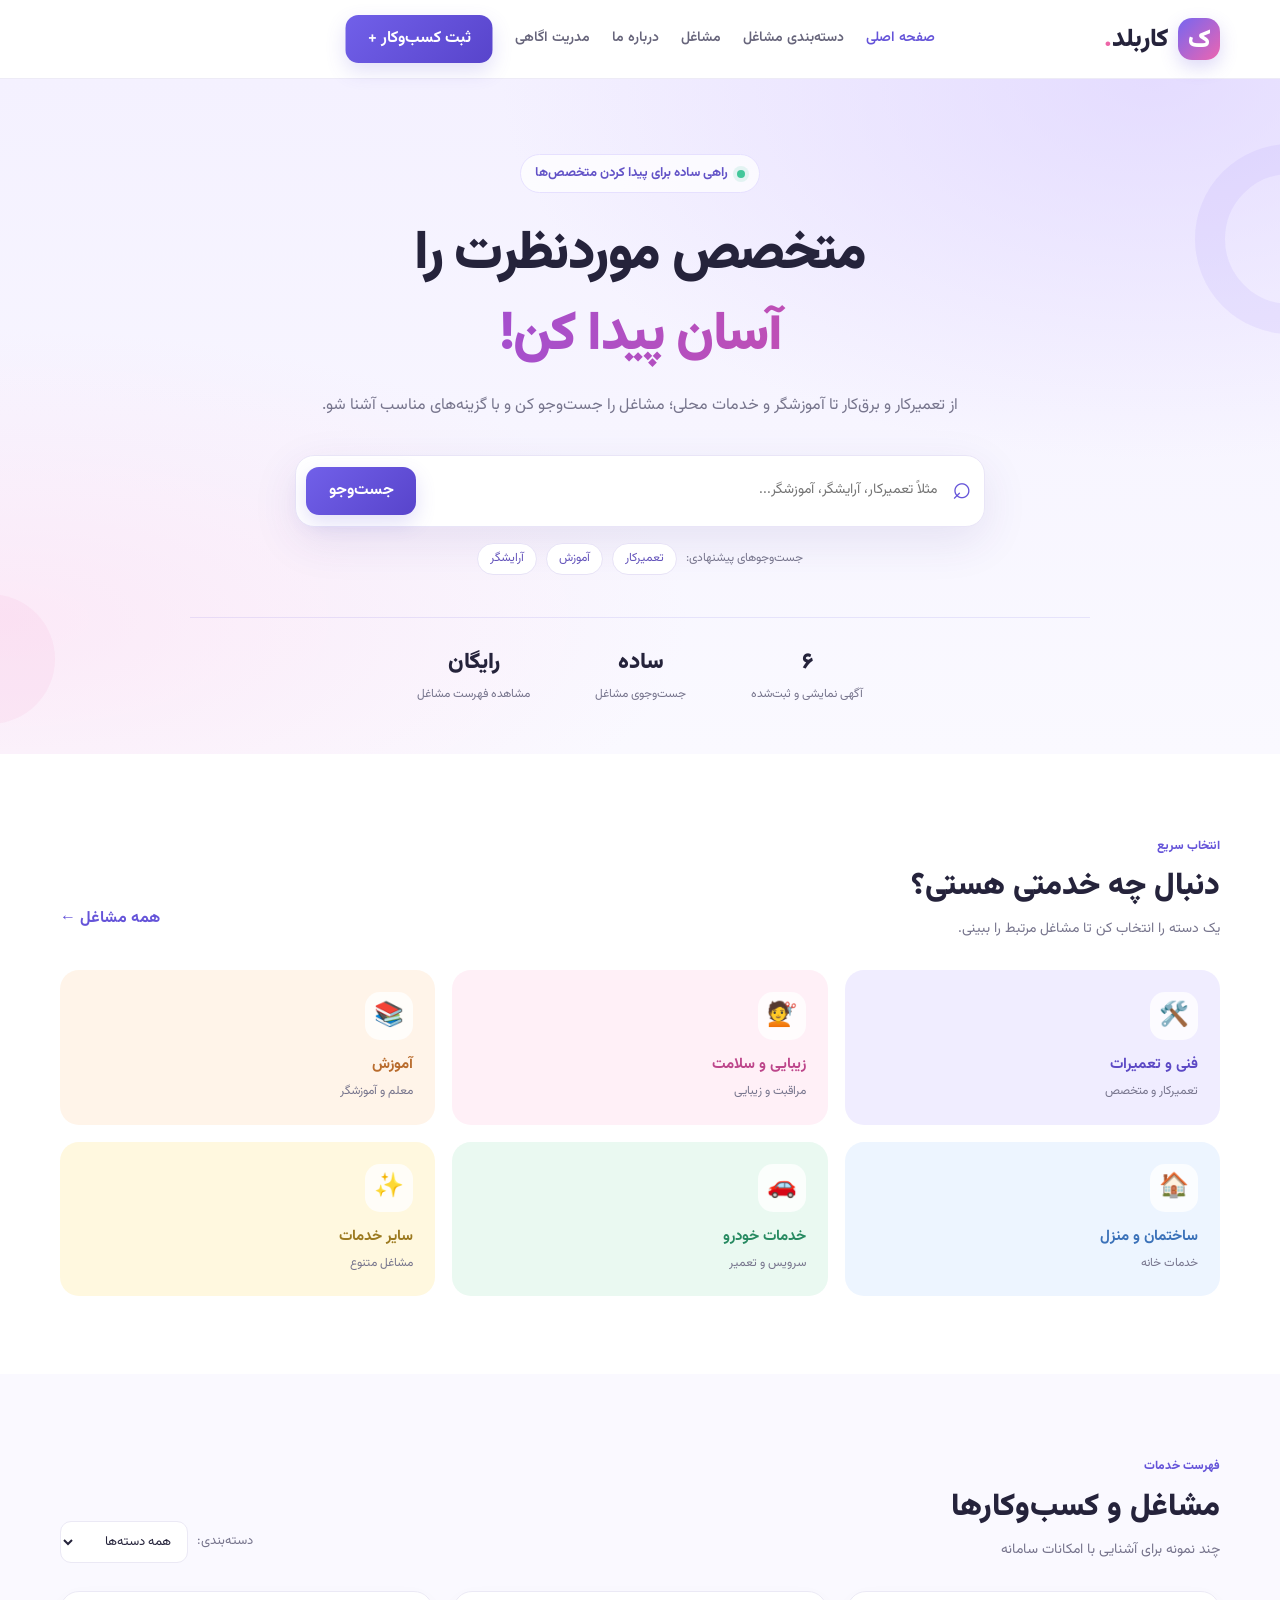
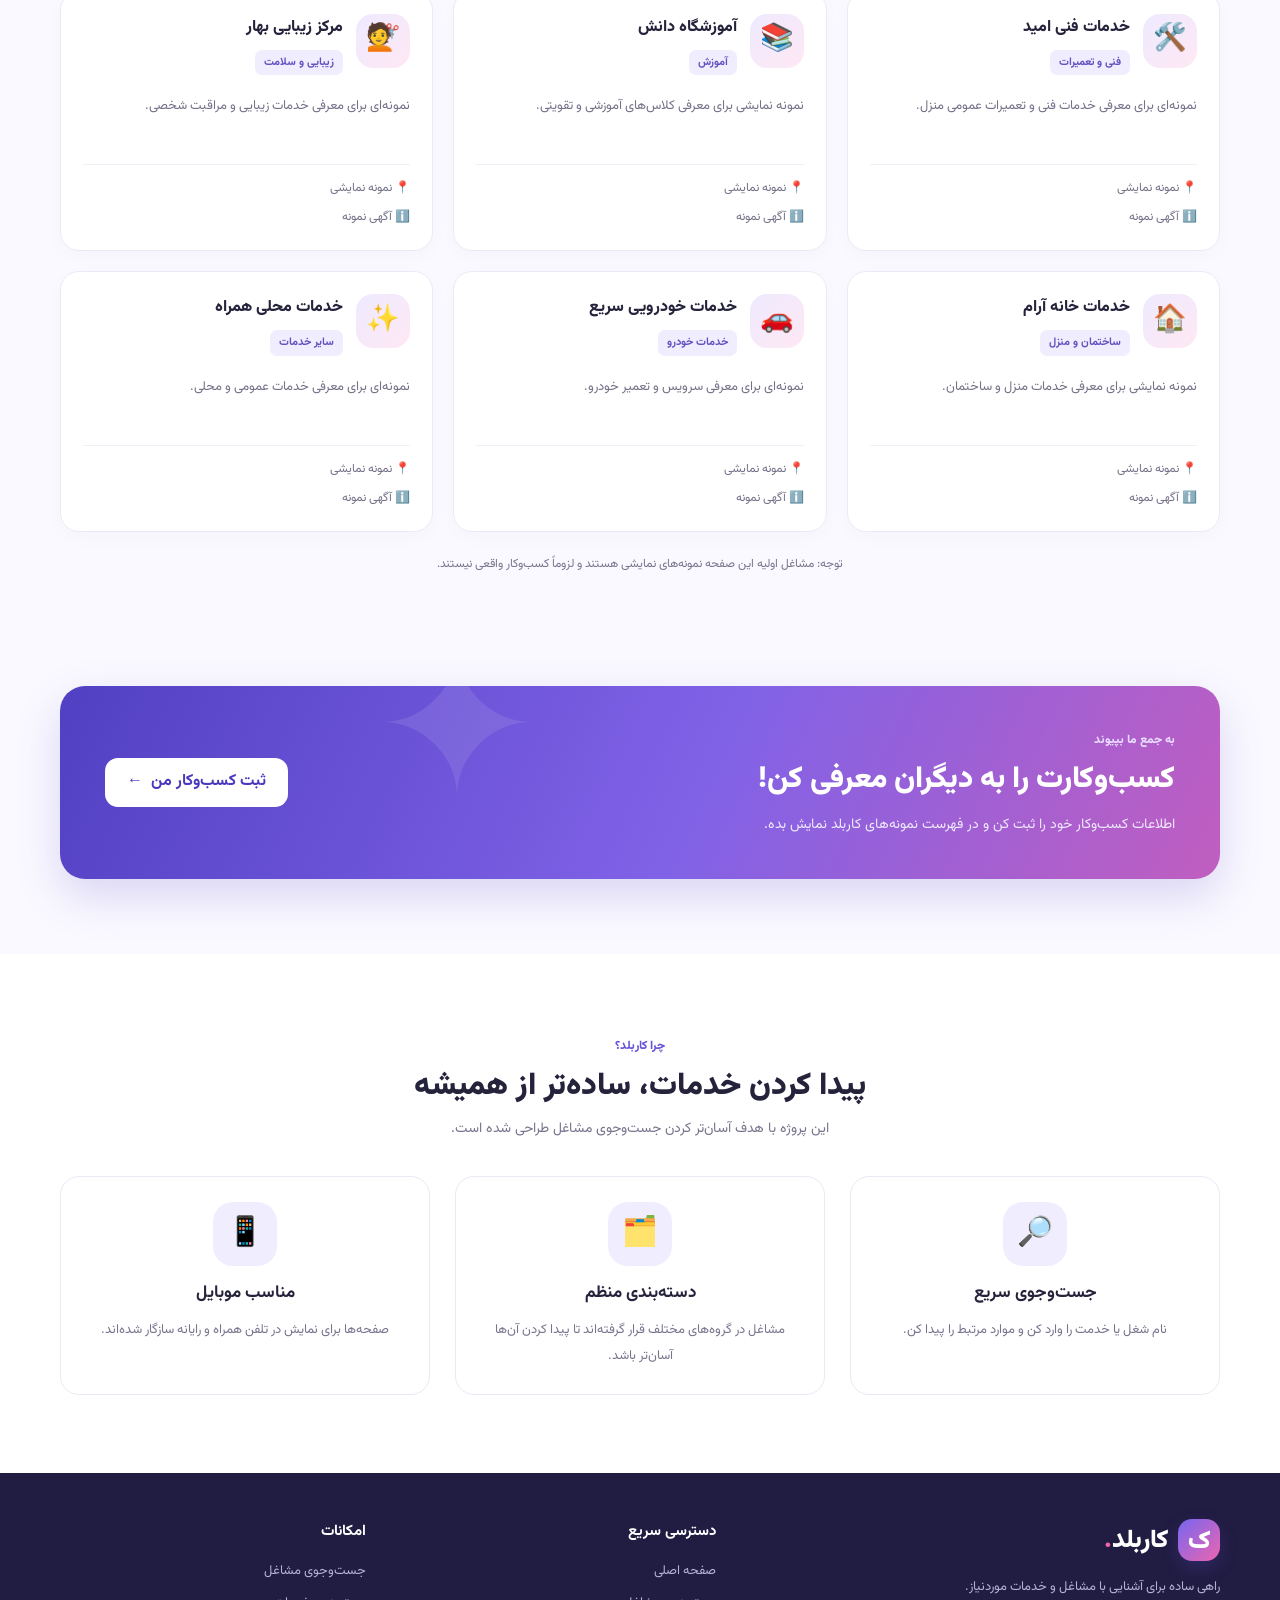
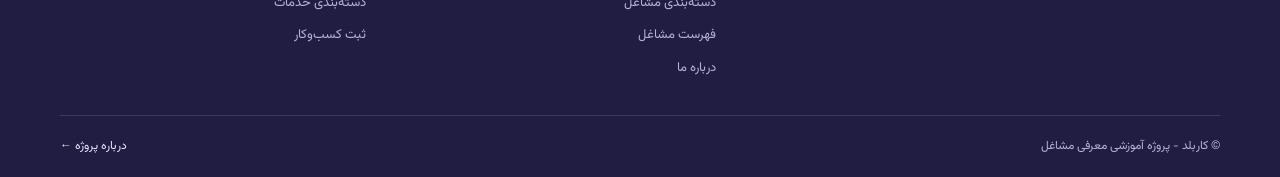
<file: index.html>
<!DOCTYPE html>
<html lang="fa" dir="rtl">
<head>
  <meta charset="UTF-8">
  <meta name="viewport" content="width=device-width, initial-scale=1.0">
  <meta name="theme-color" content="#6554d9">
  <meta name="description" content="کاربلد؛ راهی آسان برای پیدا کردن مشاغل و خدمات موردنیاز شما">
  <title>کاربلد | سامانه معرفی مشاغل</title>
  <link rel="stylesheet" href="style.css">
  <script src="script.js" defer></script>
</head>
<body>
  <header class="site-header">
    <div class="container nav-wrapper">
      <a class="brand" href="index.html" aria-label="صفحه اصلی کاربلد">
        <span class="brand-icon">ک</span>
        <span>کاربلد<span class="brand-dot">.</span></span>
      </a>

      <button class="menu-toggle" id="menuToggle" aria-label="باز کردن منو" aria-expanded="false">
        ☰
      </button>

      <nav class="main-nav" id="mainNav">
        <a class="nav-link active" href="index.html">صفحه اصلی</a>
        <a class="nav-link" href="#categories">دسته‌بندی مشاغل</a>
        <a class="nav-link" href="#businesses">مشاغل</a>
        <a class="nav-link" href="about.html">درباره ما</a>
        <a class="nav-link" href="admin.html">مدریت اگاهی</a>
        <button class="btn btn-primary nav-register" id="openRegister">ثبت کسب‌وکار +</button>
      </nav>
    </div>
  </header>

  <main>
    <section class="hero">
      <div class="hero-shape shape-one"></div>
      <div class="hero-shape shape-two"></div>

      <div class="container hero-content">
        <span class="eyebrow"><span class="eyebrow-dot"></span> راهی ساده برای پیدا کردن متخصص‌ها</span>

        <h1>
          متخصص موردنظرت را
          <span class="gradient-text">آسان پیدا کن!</span>
        </h1>

        <p class="hero-description">
          از تعمیرکار و برق‌کار تا آموزشگر و خدمات محلی؛
          مشاغل را جست‌وجو کن و با گزینه‌های مناسب آشنا شو.
        </p>

        <form class="search-box" id="searchForm">
          <span class="search-icon">⌕</span>
          <input id="searchInput" type="search" placeholder="مثلاً تعمیرکار، آرایشگر، آموزشگر..." aria-label="جست‌وجوی شغل">
          <button class="btn btn-primary search-button" type="submit">جست‌وجو</button>
        </form>

        <div class="hero-hints">
          <span>جست‌وجوهای پیشنهادی:</span>
          <button class="hint" data-search="تعمیرکار">تعمیرکار</button>
          <button class="hint" data-search="آموزش">آموزش</button>
          <button class="hint" data-search="آرایشگر">آرایشگر</button>
        </div>

        <div class="hero-bottom">
          <div class="hero-stat">
            <strong id="businessCount">۰</strong>
            <span>آگهی نمایشی و ثبت‌شده</span>
          </div>
          <div class="hero-stat">
            <strong>ساده</strong>
            <span>جست‌وجوی مشاغل</span>
          </div>
          <div class="hero-stat">
            <strong>رایگان</strong>
            <span>مشاهده فهرست مشاغل</span>
          </div>
        </div>
      </div>
    </section>

    <section class="section categories-section" id="categories">
      <div class="container">
        <div class="section-heading">
          <div>
            <span class="section-kicker">انتخاب سریع</span>
            <h2>دنبال چه خدمتی هستی؟</h2>
            <p>یک دسته را انتخاب کن تا مشاغل مرتبط را ببینی.</p>
          </div>
          <button class="text-button" id="showAllCategories">همه مشاغل ←</button>
        </div>

        <div class="categories-grid">
          <button class="category-card category-purple" data-category="فنی و تعمیرات">
            <span class="category-icon">🛠️</span>
            <strong>فنی و تعمیرات</strong>
            <span>تعمیرکار و متخصص</span>
          </button>

          <button class="category-card category-pink" data-category="زیبایی و سلامت">
            <span class="category-icon">💇</span>
            <strong>زیبایی و سلامت</strong>
            <span>مراقبت و زیبایی</span>
          </button>

          <button class="category-card category-orange" data-category="آموزش">
            <span class="category-icon">📚</span>
            <strong>آموزش</strong>
            <span>معلم و آموزشگر</span>
          </button>

          <button class="category-card category-blue" data-category="ساختمان و منزل">
            <span class="category-icon">🏠</span>
            <strong>ساختمان و منزل</strong>
            <span>خدمات خانه</span>
          </button>

          <button class="category-card category-green" data-category="خدمات خودرو">
            <span class="category-icon">🚗</span>
            <strong>خدمات خودرو</strong>
            <span>سرویس و تعمیر</span>
          </button>

          <button class="category-card category-yellow" data-category="سایر خدمات">
            <span class="category-icon">✨</span>
            <strong>سایر خدمات</strong>
            <span>مشاغل متنوع</span>
          </button>
        </div>
      </div>
    </section>

    <section class="section businesses-section" id="businesses">
      <div class="container">
        <div class="section-heading business-heading">
          <div>
            <span class="section-kicker">فهرست خدمات</span>
            <h2>مشاغل و کسب‌وکارها</h2>
            <p id="resultsDescription">چند نمونه برای آشنایی با امکانات سامانه</p>
          </div>

          <label class="sort-control">
            <span>دسته‌بندی:</span>
            <select id="categoryFilter" aria-label="فیلتر دسته‌بندی">
              <option value="">همه دسته‌ها</option>
              <option value="فنی و تعمیرات">فنی و تعمیرات</option>
              <option value="زیبایی و سلامت">زیبایی و سلامت</option>
              <option value="آموزش">آموزش</option>
              <option value="ساختمان و منزل">ساختمان و منزل</option>
              <option value="خدمات خودرو">خدمات خودرو</option>
              <option value="سایر خدمات">سایر خدمات</option>
            </select>
          </label>
        </div>

        <div class="business-grid" id="businessGrid"></div>

        <div class="empty-state hidden" id="emptyState">
          <span>🔎</span>
          <h3>موردی پیدا نشد!</h3>
          <p>عبارت جست‌وجو یا دسته‌بندی دیگری را امتحان کن.</p>
          <button class="btn btn-primary" id="resetSearch">نمایش همه مشاغل</button>
        </div>

        <p class="demo-note">
          توجه: مشاغل اولیه این صفحه نمونه‌های نمایشی هستند و لزوماً کسب‌وکار واقعی نیستند.
        </p>
      </div>
    </section>

    <section class="join-section">
      <div class="container join-card">
        <div class="join-decoration">✦</div>
        <div class="join-copy">
          <span class="section-kicker light-kicker">به جمع ما بپیوند</span>
          <h2>کسب‌وکارت را به دیگران معرفی کن!</h2>
          <p>اطلاعات کسب‌وکار خود را ثبت کن و در فهرست نمونه‌های کاربلد نمایش بده.</p>
        </div>
        <button class="btn btn-light" id="joinButton">ثبت کسب‌وکار من <span>←</span></button>
      </div>
    </section>

    <section class="section features-section">
      <div class="container">
        <div class="section-heading centered-heading">
          <div>
            <span class="section-kicker">چرا کاربلد؟</span>
            <h2>پیدا کردن خدمات، ساده‌تر از همیشه</h2>
            <p>این پروژه با هدف آسان‌تر کردن جست‌وجوی مشاغل طراحی شده است.</p>
          </div>
        </div>

        <div class="features-grid">
          <article class="feature-item">
            <span class="feature-icon">🔎</span>
            <h3>جست‌وجوی سریع</h3>
            <p>نام شغل یا خدمت را وارد کن و موارد مرتبط را پیدا کن.</p>
          </article>
          <article class="feature-item">
            <span class="feature-icon">🗂️</span>
            <h3>دسته‌بندی منظم</h3>
            <p>مشاغل در گروه‌های مختلف قرار گرفته‌اند تا پیدا کردن آن‌ها آسان‌تر باشد.</p>
          </article>
          <article class="feature-item">
            <span class="feature-icon">📱</span>
            <h3>مناسب موبایل</h3>
            <p>صفحه‌ها برای نمایش در تلفن همراه و رایانه سازگار شده‌اند.</p>
          </article>
        </div>
      </div>
    </section>
  </main>

  <footer class="site-footer">
    <div class="container footer-main">
      <div class="footer-brand">
        <a class="brand footer-logo" href="index.html">
          <span class="brand-icon">ک</span>
          <span>کاربلد<span class="brand-dot">.</span></span>
        </a>
        <p>راهی ساده برای آشنایی با مشاغل و خدمات موردنیاز.</p>
      </div>

      <div class="footer-links">
        <h3>دسترسی سریع</h3>
        <a href="index.html">صفحه اصلی</a>
        <a href="#categories">دسته‌بندی مشاغل</a>
        <a href="#businesses">فهرست مشاغل</a>
        <a href="about.html">درباره ما</a>
      </div>

      <div class="footer-links">
        <h3>امکانات</h3>
        <a href="#businesses">جست‌وجوی مشاغل</a>
        <a href="#categories">دسته‌بندی خدمات</a>
        <a href="#" id="footerRegister">ثبت کسب‌وکار</a>
      </div>
    </div>

    <div class="container footer-bottom">
      <span>© کاربلد - پروژه آموزشی معرفی مشاغل</span>
      <a href="about.html">درباره پروژه ←</a>
    </div>
  </footer>

  <div class="modal hidden" id="registerModal" role="dialog" aria-modal="true" aria-labelledby="modalTitle">
    <div class="modal-backdrop" data-close-modal></div>
    <div class="modal-panel">
      <button class="modal-close" id="closeModal" aria-label="بستن پنجره">×</button>
      <span class="modal-icon">🏪</span>
      <h2 id="modalTitle">ثبت کسب‌وکار</h2>
      <p class="modal-description">اطلاعات را وارد کن تا آگهی در همین مرورگر نمایش داده شود.</p>

      <form id="registerForm" class="register-form">
        <label>
          نام کسب‌وکار
          <input type="text" name="name" required maxlength="70" placeholder="مثلاً خدمات فنی امید">
        </label>

        <label>
          دسته‌بندی
          <select name="category" required>
            <option value="">انتخاب دسته‌بندی</option>
            <option value="فنی و تعمیرات">فنی و تعمیرات</option>
            <option value="زیبایی و سلامت">زیبایی و سلامت</option>
            <option value="آموزش">آموزش</option>
            <option value="ساختمان و منزل">ساختمان و منزل</option>
            <option value="خدمات خودرو">خدمات خودرو</option>
            <option value="سایر خدمات">سایر خدمات</option>
          </select>
        </label>

        <label>
          شهر یا منطقه
          <input type="text" name="location" required maxlength="60" placeholder="مثلاً نیشابور">
        </label>

        <label>
          شماره تماس (اختیاری)
          <input type="tel" name="phone" maxlength="25" placeholder="شماره تماس">
        </label>

        <label>
          توضیحات کوتاه
          <textarea name="description" required maxlength="220" rows="3" placeholder="خدمات خود را معرفی کن..."></textarea>
        </label>

        <button class="btn btn-primary submit-button" type="submit">ثبت آگهی</button>
        <p class="form-notice">نسخه آموزشی است؛ اطلاعات فقط در مرورگر فعلی ذخیره می‌شوند.</p>
      </form>
    </div>
  </div>

  <div class="toast hidden" id="toast" role="status" aria-live="polite"></div>
</body>
</html>
</file>
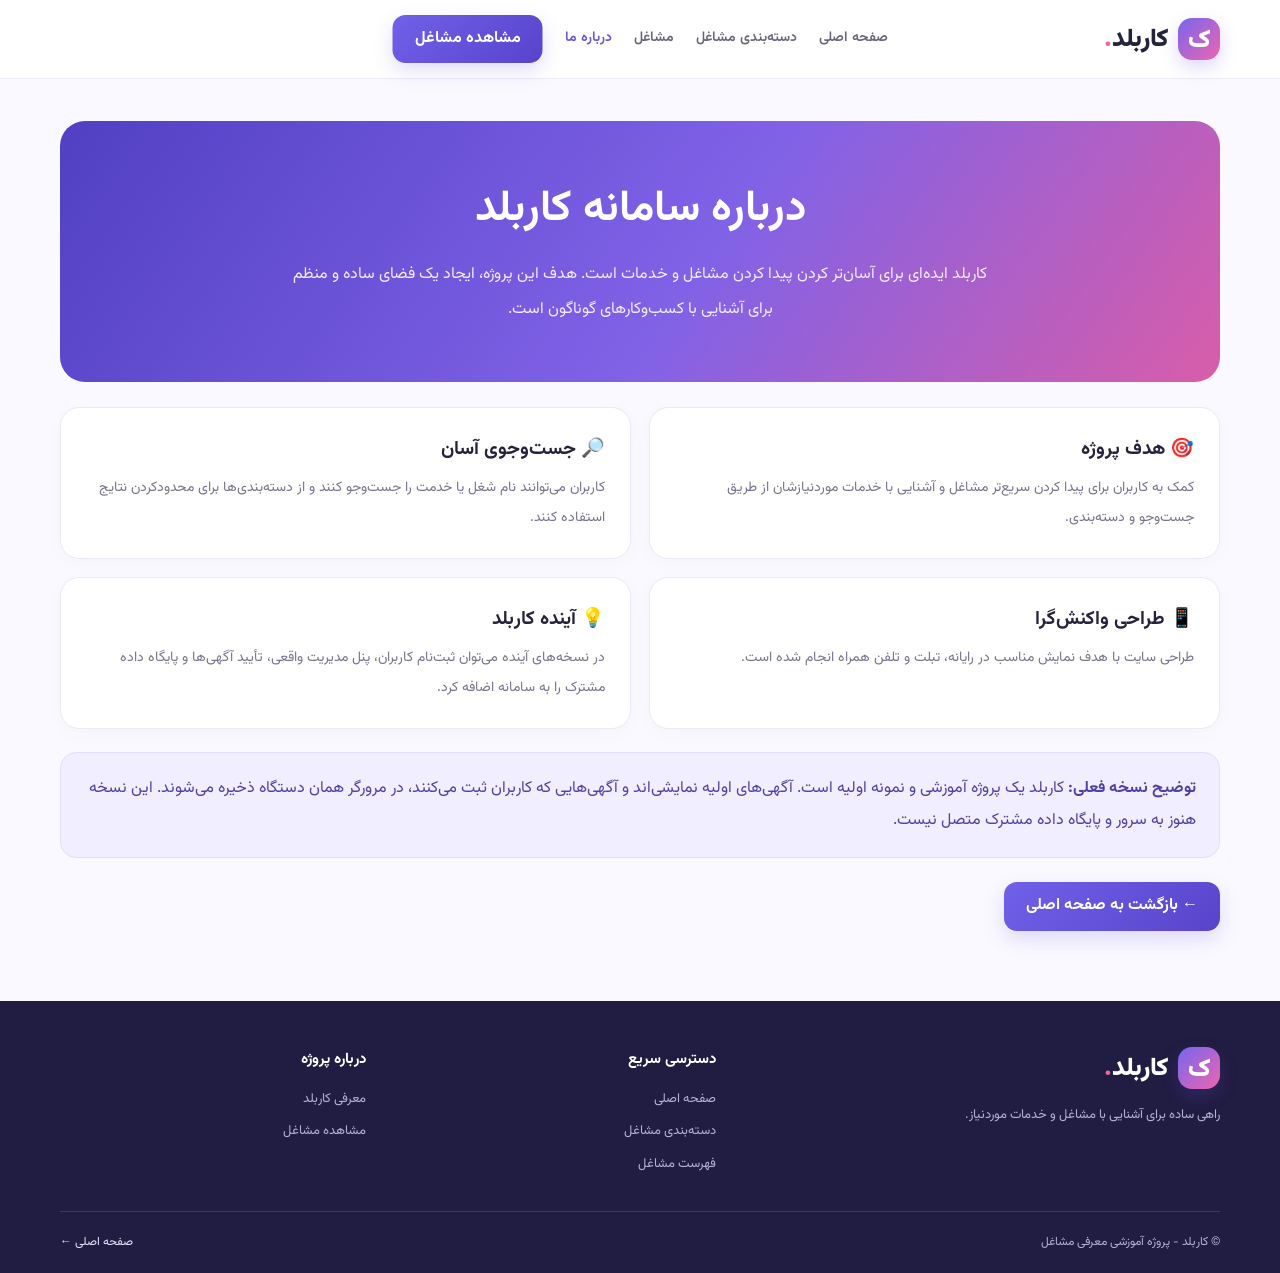
<file: about.html>
<!DOCTYPE html>
<html lang="fa" dir="rtl">
<head>
  <meta charset="UTF-8">
  <meta name="viewport" content="width=device-width, initial-scale=1.0">
  <meta name="theme-color" content="#6554d9">
  <meta name="description" content="درباره سامانه کاربلد؛ پروژه آموزشی معرفی مشاغل و خدمات">
  <title>درباره ما | کاربلد</title>
  <link rel="stylesheet" href="style.css">
</head>
<body>
  <header class="site-header">
    <div class="container nav-wrapper">
      <a class="brand" href="index.html">
        <span class="brand-icon">ک</span>
        <span>کاربلد<span class="brand-dot">.</span></span>
      </a>

      <button class="menu-toggle" id="menuToggle" aria-label="باز کردن منو" aria-expanded="false">☰</button>

      <nav class="main-nav" id="mainNav">
        <a class="nav-link" href="index.html">صفحه اصلی</a>
        <a class="nav-link" href="index.html#categories">دسته‌بندی مشاغل</a>
        <a class="nav-link" href="index.html#businesses">مشاغل</a>
        <a class="nav-link active" href="about.html">درباره ما</a>
        <a class="btn btn-primary nav-register" href="index.html#businesses">مشاهده مشاغل</a>
      </nav>
    </div>
  </header>

  <main class="container about-page">
    <section class="about-hero">
      <h1>درباره سامانه کاربلد</h1>
      <p>
        کاربلد ایده‌ای برای آسان‌تر کردن پیدا کردن مشاغل و خدمات است.
        هدف این پروژه، ایجاد یک فضای ساده و منظم برای آشنایی با کسب‌وکارهای گوناگون است.
      </p>
    </section>

    <section class="about-grid">
      <article class="about-card">
        <h2>🎯 هدف پروژه</h2>
        <p>
          کمک به کاربران برای پیدا کردن سریع‌تر مشاغل و آشنایی با خدمات
          موردنیازشان از طریق جست‌وجو و دسته‌بندی.
        </p>
      </article>

      <article class="about-card">
        <h2>🔎 جست‌وجوی آسان</h2>
        <p>
          کاربران می‌توانند نام شغل یا خدمت را جست‌وجو کنند و از دسته‌بندی‌ها
          برای محدودکردن نتایج استفاده کنند.
        </p>
      </article>

      <article class="about-card">
        <h2>📱 طراحی واکنش‌گرا</h2>
        <p>
          طراحی سایت با هدف نمایش مناسب در رایانه، تبلت و تلفن همراه انجام شده است.
        </p>
      </article>

      <article class="about-card">
        <h2>💡 آینده کاربلد</h2>
        <p>
          در نسخه‌های آینده می‌توان ثبت‌نام کاربران، پنل مدیریت واقعی،
          تأیید آگهی‌ها و پایگاه داده مشترک را به سامانه اضافه کرد.
        </p>
      </article>
    </section>

    <section class="about-note">
      <strong>توضیح نسخه فعلی:</strong>
      کاربلد یک پروژه آموزشی و نمونه اولیه است. آگهی‌های اولیه نمایشی‌اند
      و آگهی‌هایی که کاربران ثبت می‌کنند، در مرورگر همان دستگاه ذخیره می‌شوند.
      این نسخه هنوز به سرور و پایگاه داده مشترک متصل نیست.
    </section>

    <a class="btn btn-primary about-back" href="index.html">← بازگشت به صفحه اصلی</a>
  </main>

  <footer class="site-footer">
    <div class="container footer-main">
      <div class="footer-brand">
        <a class="brand footer-logo" href="index.html">
          <span class="brand-icon">ک</span>
          <span>کاربلد<span class="brand-dot">.</span></span>
        </a>
        <p>راهی ساده برای آشنایی با مشاغل و خدمات موردنیاز.</p>
      </div>

      <div class="footer-links">
        <h3>دسترسی سریع</h3>
        <a href="index.html">صفحه اصلی</a>
        <a href="index.html#categories">دسته‌بندی مشاغل</a>
        <a href="index.html#businesses">فهرست مشاغل</a>
      </div>

      <div class="footer-links">
        <h3>درباره پروژه</h3>
        <a href="about.html">معرفی کاربلد</a>
        <a href="index.html#businesses">مشاهده مشاغل</a>
      </div>
    </div>

    <div class="container footer-bottom">
      <span>© کاربلد - پروژه آموزشی معرفی مشاغل</span>
      <a href="index.html">صفحه اصلی ←</a>
    </div>
  </footer>

  <script>
    const menuToggle = document.getElementById("menuToggle");
    const mainNav = document.getElementById("mainNav");

    menuToggle.addEventListener("click", () => {
      const isOpen = mainNav.classList.toggle("open");
      menuToggle.setAttribute("aria-expanded", String(isOpen));
      menuToggle.setAttribute("aria-label", isOpen ? "بستن منو" : "باز کردن منو");
    });

    mainNav.querySelectorAll("a").forEach(link => {
      link.addEventListener("click", () => {
        mainNav.classList.remove("open");
        menuToggle.setAttribute("aria-expanded", "false");
      });
    });
  </script>
</body>
</html>
</file>
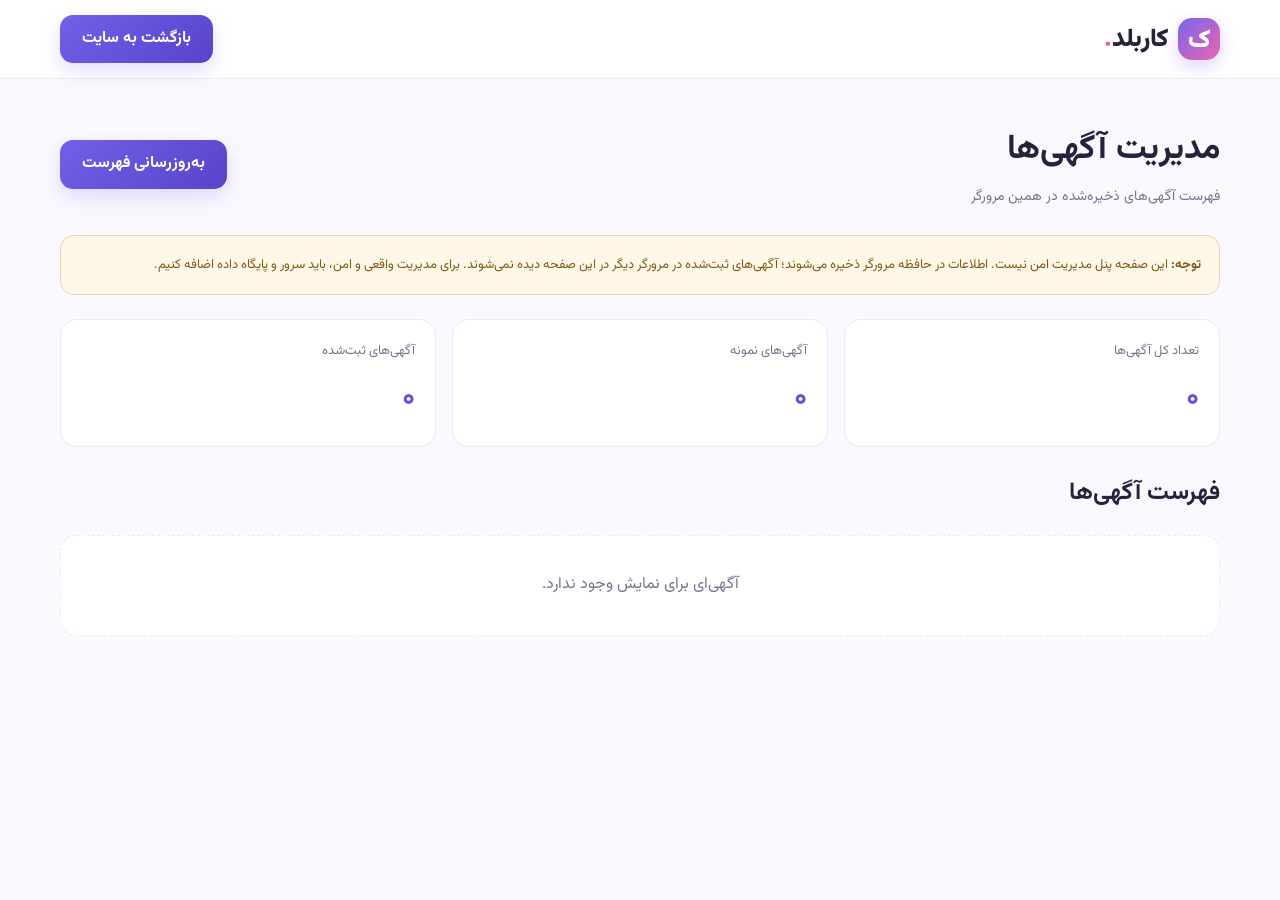
<file: admin.html>
<!DOCTYPE html>
<html lang="fa" dir="rtl">
<head>
  <meta charset="UTF-8">
  <meta name="viewport" content="width=device-width, initial-scale=1.0">
  <meta name="theme-color" content="#6554d9">
  <title>مدیریت آگهی‌ها | کاربلد</title>
  <link rel="stylesheet" href="style.css">
  <style>
    .admin-page {
      min-height: 70vh;
      padding-top: 40px;
      padding-bottom: 70px;
    }

    .admin-heading {
      display: flex;
      justify-content: space-between;
      align-items: center;
      gap: 20px;
      margin-bottom: 25px;
    }

    .admin-heading h1 {
      margin: 0;
      font-size: clamp(25px, 4vw, 34px);
    }

    .admin-heading p {
      margin: 5px 0 0;
      color: var(--muted);
      font-size: 14px;
    }

    .admin-warning {
      padding: 16px 18px;
      margin-bottom: 24px;
      border: 1px solid #f0d8a5;
      border-radius: 14px;
      background: #fff8e8;
      color: #805b17;
      font-size: 13px;
      line-height: 2;
    }

    .admin-stats {
      display: grid;
      grid-template-columns: repeat(3, minmax(0, 1fr));
      gap: 16px;
      margin-bottom: 25px;
    }

    .admin-stat {
      padding: 20px;
      border: 1px solid var(--border);
      border-radius: 17px;
      background: #fff;
    }

    .admin-stat span {
      display: block;
      color: var(--muted);
      font-size: 13px;
    }

    .admin-stat strong {
      display: block;
      margin-top: 8px;
      color: var(--primary);
      font-size: 30px;
    }

    .admin-list {
      display: grid;
      gap: 14px;
    }

    .admin-item {
      display: flex;
      align-items: center;
      justify-content: space-between;
      gap: 18px;
      padding: 20px;
      border: 1px solid var(--border);
      border-radius: 17px;
      background: #fff;
    }

    .admin-item-info {
      min-width: 0;
    }

    .admin-item h3 {
      margin: 0 0 5px;
      font-size: 16px;
      overflow-wrap: anywhere;
    }

    .admin-item p {
      margin: 5px 0;
      color: var(--muted);
      font-size: 13px;
      overflow-wrap: anywhere;
    }

    .admin-item-actions {
      display: flex;
      flex-shrink: 0;
      gap: 8px;
    }

    .admin-delete {
      padding: 9px 14px;
      border: 1px solid #f2d5db;
      border-radius: 10px;
      color: #b4233b;
      background: #fff1f3;
      font-weight: 700;
    }

    .admin-empty {
      padding: 35px 20px;
      border: 1px dashed var(--border);
      border-radius: 17px;
      background: #fff;
      color: var(--muted);
      text-align: center;
    }

    @media (max-width: 650px) {
      .admin-heading {
        align-items: flex-start;
        flex-direction: column;
      }

      .admin-stats {
        grid-template-columns: 1fr;
      }

      .admin-item {
        align-items: flex-start;
        flex-direction: column;
      }

      .admin-item-actions {
        width: 100%;
      }

      .admin-delete {
        flex: 1;
      }
    }
  </style>
</head>
<body>
  <header class="site-header">
    <div class="container nav-wrapper">
      <a class="brand" href="index.html">
        <span class="brand-icon">ک</span>
        <span>کاربلد<span class="brand-dot">.</span></span>
      </a>

      <a class="btn btn-primary" href="index.html">بازگشت به سایت</a>
    </div>
  </header>

  <main class="container admin-page">
    <div class="admin-heading">
      <div>
        <h1>مدیریت آگهی‌ها</h1>
        <p>فهرست آگهی‌های ذخیره‌شده در همین مرورگر</p>
      </div>
      <button class="btn btn-primary" id="refreshButton">به‌روزرسانی فهرست</button>
    </div>

    <div class="admin-warning">
      <strong>توجه:</strong>
      این صفحه پنل مدیریت امن نیست. اطلاعات در حافظه مرورگر ذخیره می‌شوند؛
      آگهی‌های ثبت‌شده در مرورگر دیگر در این صفحه دیده نمی‌شوند.
      برای مدیریت واقعی و امن، باید سرور و پایگاه داده اضافه کنیم.
    </div>

    <section class="admin-stats">
      <div class="admin-stat">
        <span>تعداد کل آگهی‌ها</span>
        <strong id="totalCount">۰</strong>
      </div>

      <div class="admin-stat">
        <span>آگهی‌های نمونه</span>
        <strong id="sampleCount">۰</strong>
      </div>

      <div class="admin-stat">
        <span>آگهی‌های ثبت‌شده</span>
        <strong id="userCount">۰</strong>
      </div>
    </section>

    <section>
      <h2>فهرست آگهی‌ها</h2>
      <div class="admin-list" id="adminList"></div>
      <div class="admin-empty" id="adminEmpty" hidden>
        آگهی‌ای برای نمایش وجود ندارد.
      </div>
    </section>
  </main>

  <script>
    "use strict";

    const STORAGE_KEY = "karbalad_businesses_v2";

    const adminList = document.getElementById("adminList");
    const adminEmpty = document.getElementById("adminEmpty");
    const totalCount = document.getElementById("totalCount");
    const sampleCount = document.getElementById("sampleCount");
    const userCount = document.getElementById("userCount");

    function readBusinesses() {
      try {
        const value = localStorage.getItem(STORAGE_KEY);
        const data = value ? JSON.parse(value) : [];
        return Array.isArray(data) ? data : [];
      } catch (error) {
        console.error("خواندن آگهی‌ها ناموفق بود.", error);
        return [];
      }
    }

    function makeElement(tag, className, text) {
      const element = document.createElement(tag);
      if (className) element.className = className;
      if (text !== undefined) element.textContent = text;
      return element;
    }

    function renderAdmin() {
      const businesses = readBusinesses();

      totalCount.textContent = businesses.length.toLocaleString("fa-IR");
      sampleCount.textContent = businesses.filter(item => item.sample).length.toLocaleString("fa-IR");
      userCount.textContent = businesses.filter(item => !item.sample).length.toLocaleString("fa-IR");

      adminList.replaceChildren();
      adminEmpty.hidden = businesses.length > 0;

      businesses.forEach(business => {
        const item = makeElement("article", "admin-item");
        const info = makeElement("div", "admin-item-info");

        info.append(
          makeElement("h3", "", business.name || "بدون نام"),
          makeElement("p", "", "دسته‌بندی: " + (business.category || "نامشخص")),
          makeElement("p", "", "مکان: " + (business.location || "ثبت نشده")),
          makeElement("p", "", business.description || "")
        );

        if (business.sample) {
          info.append(makeElement("p", "", "این مورد یک آگهی نمونه است."));
        }

        const actions = makeElement("div", "admin-item-actions");
        const deleteButton = makeElement("button", "admin-delete", "حذف آگهی");

        deleteButton.type = "button";
        deleteButton.addEventListener("click", () => {
          const confirmed = window.confirm(
            "آیا مطمئنی می‌خواهی آگهی «" + (business.name || "بدون نام") + "» را حذف کنی؟"
          );

          if (!confirmed) return;

          try {
            const latest = readBusinesses();
            const updated = latest.filter(item => item.id !== business.id);

            localStorage.setItem(STORAGE_KEY, JSON.stringify(updated));
            renderAdmin();
          } catch (error) {
            window.alert("حذف آگهی انجام نشد. حافظه مرورگر را بررسی کن.");
            console.error(error);
          }
        });

        actions.append(deleteButton);
        item.append(info, actions);
        adminList.append(item);
      });
    }

    document.getElementById("refreshButton").addEventListener("click", renderAdmin);

    renderAdmin();
  </script>
</body>
</html>
</file>
<file: style.css>
@import url('https://fonts.googleapis.com/css2?family=Vazirmatn:wght@400;500;600;700;800;900&display=swap');

:root {
  --primary: #6554d9;
  --primary-dark: #4938bd;
  --text: #25233b;
  --muted: #77758d;
  --surface: #ffffff;
  --background: #faf9ff;
  --border: #ebe9f5;
  --shadow: 0 12px 35px rgba(42, 30, 100, 0.08);
}

* {
  box-sizing: border-box;
}

html {
  scroll-behavior: smooth;
  scroll-padding-top: 90px;
}

body {
  margin: 0;
  color: var(--text);
  background: var(--background);
  font-family: "Vazirmatn", Tahoma, sans-serif;
  line-height: 1.8;
}

body.modal-open {
  overflow: hidden;
}

button,
input,
select,
textarea {
  font: inherit;
}

button,
a,
select {
  -webkit-tap-highlight-color: transparent;
}

button {
  cursor: pointer;
}

a {
  color: inherit;
  text-decoration: none;
}

button:focus-visible,
a:focus-visible,
input:focus-visible,
select:focus-visible,
textarea:focus-visible {
  outline: 3px solid rgba(101, 84, 217, 0.35);
  outline-offset: 3px;
}

.container {
  width: min(1160px, calc(100% - 40px));
  margin-inline: auto;
}

.hidden {
  display: none !important;
}

/* Header and navigation */

.site-header {
  position: sticky;
  z-index: 50;
  top: 0;
  background: rgba(255, 255, 255, 0.94);
  border-bottom: 1px solid rgba(235, 233, 245, 0.9);
  backdrop-filter: blur(16px);
}

.nav-wrapper {
  min-height: 78px;
  display: flex;
  align-items: center;
  justify-content: space-between;
  gap: 25px;
}

.brand {
  display: inline-flex;
  align-items: center;
  gap: 10px;
  font-size: 25px;
  font-weight: 900;
  white-space: nowrap;
}

.brand-icon {
  width: 42px;
  height: 42px;
  display: grid;
  place-items: center;
  color: #fff;
  border-radius: 14px;
  background: linear-gradient(135deg, #7666f0, #ed65b0);
  box-shadow: 0 7px 18px rgba(101, 84, 217, 0.22);
}

.brand-dot {
  color: #ed65a7;
}

.main-nav {
  display: flex;
  align-items: center;
  gap: 25px;
}

.nav-link {
  color: #67657b;
  font-size: 14px;
  font-weight: 600;
  transition: color 0.2s;
}

.nav-link:hover,
.nav-link.active {
  color: var(--primary);
}

.menu-toggle {
  display: none;
  width: 43px;
  height: 43px;
  border: 1px solid var(--border);
  border-radius: 12px;
  background: #fff;
  color: var(--primary);
  font-size: 23px;
}

/* Buttons */

.btn {
  min-height: 46px;
  display: inline-flex;
  align-items: center;
  justify-content: center;
  gap: 8px;
  padding: 10px 22px;
  border: 0;
  border-radius: 13px;
  font-weight: 700;
  transition: transform 0.2s, box-shadow 0.2s, background 0.2s;
}

.btn:hover {
  transform: translateY(-2px);
}

.btn-primary {
  color: #fff;
  background: linear-gradient(135deg, #7160e9, #5844cb);
  box-shadow: 0 8px 20px rgba(101, 84, 217, 0.19);
}

.btn-primary:hover {
  background: linear-gradient(135deg, #6250dc, #4937b9);
}

.btn-light {
  color: var(--primary-dark);
  background: #fff;
  flex-shrink: 0;
}

.text-button {
  border: 0;
  padding: 8px 0;
  background: transparent;
  color: var(--primary);
  font-weight: 700;
}

/* Hero */

.hero {
  position: relative;
  overflow: hidden;
  padding: 75px 0 48px;
  background:
    radial-gradient(ellipse at 90% 0%, rgba(220, 209, 255, 0.65), transparent 40%),
    radial-gradient(ellipse at 0% 80%, rgba(255, 218, 239, 0.48), transparent 38%),
    linear-gradient(180deg, #f4f1ff 0%, #faf9ff 100%);
}

.hero-content {
  position: relative;
  z-index: 2;
  max-width: 900px;
  text-align: center;
}

.eyebrow {
  display: inline-flex;
  align-items: center;
  gap: 9px;
  padding: 7px 14px;
  border: 1px solid #e6e0ff;
  border-radius: 50px;
  color: #6252c7;
  background: rgba(255, 255, 255, 0.72);
  font-size: 13px;
  font-weight: 700;
}

.eyebrow-dot {
  width: 8px;
  height: 8px;
  border-radius: 50%;
  background: #42c79a;
  box-shadow: 0 0 0 4px rgba(66, 199, 154, 0.13);
}

.hero h1 {
  margin: 22px 0 12px;
  font-size: clamp(32px, 5vw, 54px);
  font-weight: 900;
  line-height: 1.5;
  letter-spacing: -1.4px;
}

.gradient-text {
  display: block;
  color: var(--primary);
  background: linear-gradient(90deg, #8a4fe6, #d94f9d);
  background-clip: text;
  -webkit-background-clip: text;
  -webkit-text-fill-color: transparent;
}

.hero-description {
  max-width: 670px;
  margin: 0 auto;
  color: var(--muted);
  font-size: 16px;
  line-height: 2.1;
}

.search-box {
  max-width: 690px;
  min-height: 72px;
  display: flex;
  align-items: center;
  gap: 13px;
  margin: 32px auto 0;
  padding: 10px 12px 10px 10px;
  border: 1px solid #e9e5f7;
  border-radius: 19px;
  background: #fff;
  box-shadow: 0 14px 45px rgba(70, 49, 142, 0.1);
}

.search-icon {
  color: var(--primary);
  font-size: 33px;
  line-height: 1;
}

.search-box input {
  width: 100%;
  min-width: 0;
  border: 0;
  outline: 0;
  color: var(--text);
  background: transparent;
  font-size: 14px;
}

.search-box input:focus-visible {
  outline: none;
}

.search-button {
  min-width: 110px;
}

.hero-hints {
  display: flex;
  align-items: center;
  justify-content: center;
  flex-wrap: wrap;
  gap: 9px;
  margin-top: 16px;
  color: var(--muted);
  font-size: 12px;
}

.hint {
  padding: 4px 12px;
  border: 1px solid #e7e2f6;
  border-radius: 30px;
  color: #6454bb;
  background: #fff;
  transition: background 0.2s;
}

.hint:hover {
  background: #eee9ff;
}

.hero-bottom {
  display: flex;
  justify-content: center;
  gap: 65px;
  margin-top: 42px;
  padding-top: 25px;
  border-top: 1px solid rgba(101, 84, 217, 0.12);
}

.hero-stat {
  display: flex;
  flex-direction: column;
  gap: 2px;
}

.hero-stat strong {
  font-size: 22px;
  font-weight: 900;
}

.hero-stat span {
  color: var(--muted);
  font-size: 12px;
}

.hero-shape {
  position: absolute;
  border-radius: 50%;
  pointer-events: none;
}

.shape-one {
  width: 190px;
  height: 190px;
  top: 65px;
  right: -105px;
  border: 30px solid rgba(157, 132, 245, 0.12);
}

.shape-two {
  width: 130px;
  height: 130px;
  bottom: 30px;
  left: -75px;
  background: rgba(235, 114, 180, 0.08);
}

/* Shared sections */

.section {
  padding: 78px 0;
}

.section-heading {
  display: flex;
  align-items: flex-end;
  justify-content: space-between;
  gap: 20px;
  margin-bottom: 28px;
}

.section-kicker {
  display: inline-block;
  margin-bottom: 5px;
  color: var(--primary);
  font-size: 12px;
  font-weight: 800;
}

.section-heading h2,
.join-copy h2 {
  margin: 0;
  font-size: clamp(23px, 3vw, 31px);
  font-weight: 900;
  line-height: 1.6;
}

.section-heading p {
  margin: 5px 0 0;
  color: var(--muted);
  font-size: 14px;
}

.centered-heading {
  justify-content: center;
  text-align: center;
}

/* Categories */

.categories-section {
  background: #fff;
}

.categories-grid {
  display: grid;
  grid-template-columns: repeat(3, minmax(0, 1fr));
  gap: 17px;
}

.category-card {
  min-height: 145px;
  display: flex;
  flex-direction: column;
  align-items: flex-start;
  gap: 3px;
  padding: 21px;
  border: 1px solid transparent;
  border-radius: 19px;
  text-align: right;
  transition: transform 0.22s, box-shadow 0.22s, border-color 0.22s;
}

.category-card:hover,
.category-card.selected {
  transform: translateY(-4px);
  border-color: rgba(101, 84, 217, 0.25);
  box-shadow: var(--shadow);
}

.category-icon {
  width: 48px;
  height: 48px;
  display: grid;
  place-items: center;
  margin-bottom: 8px;
  border-radius: 15px;
  background: rgba(255, 255, 255, 0.8);
  font-size: 24px;
}

.category-card strong {
  font-size: 15px;
}

.category-card > span:last-child {
  color: #77758d;
  font-size: 12px;
}

.category-purple { background: #f0edff; color: #5c49c5; }
.category-pink { background: #fff0f7; color: #bd468b; }
.category-orange { background: #fff4e9; color: #b96c2d; }
.category-blue { background: #edf5ff; color: #3b72b9; }
.category-green { background: #eaf9f1; color: #278a61; }
.category-yellow { background: #fff8df; color: #9c7a20; }

/* Business cards */

.businesses-section {
  background: var(--background);
}

.sort-control {
  display: flex;
  align-items: center;
  gap: 9px;
  color: var(--muted);
  font-size: 13px;
}

.sort-control select {
  max-width: 190px;
  padding: 9px 12px;
  border: 1px solid var(--border);
  border-radius: 11px;
  color: var(--text);
  background: #fff;
}

.business-grid {
  display: grid;
  grid-template-columns: repeat(3, minmax(0, 1fr));
  gap: 20px;
}

.business-card {
  overflow: hidden;
  display: flex;
  flex-direction: column;
  min-width: 0;
  padding: 22px;
  border: 1px solid var(--border);
  border-radius: 19px;
  background: #fff;
  box-shadow: 0 5px 20px rgba(42, 30, 100, 0.025);
  transition: transform 0.22s, box-shadow 0.22s;
  animation: cardIn 0.4s ease both;
}

.business-card:hover {
  transform: translateY(-5px);
  box-shadow: var(--shadow);
}

.business-card-top {
  display: flex;
  align-items: flex-start;
  gap: 13px;
}

.business-avatar {
  width: 54px;
  height: 54px;
  display: grid;
  flex-shrink: 0;
  place-items: center;
  border-radius: 17px;
  background: linear-gradient(135deg, #eeeaff, #ffe8f4);
  font-size: 27px;
}

.business-info {
  min-width: 0;
  flex: 1;
}

.business-info h3 {
  overflow-wrap: anywhere;
  margin: 0 0 5px;
  font-size: 16px;
  font-weight: 800;
}

.business-category {
  display: inline-block;
  padding: 3px 9px;
  border-radius: 7px;
  color: #6451bf;
  background: #f0edff;
  font-size: 11px;
  font-weight: 700;
}

.business-description {
  min-height: 54px;
  margin: 17px 0;
  color: #747188;
  font-size: 13px;
  line-height: 2;
}

.business-meta {
  display: flex;
  flex-direction: column;
  gap: 7px;
  margin-top: auto;
  padding-top: 13px;
  border-top: 1px solid #f0eef7;
  color: #747188;
  font-size: 12px;
  overflow-wrap: anywhere;
}

.business-meta span {
  display: flex;
  align-items: flex-start;
  gap: 7px;
}

.business-phone {
  color: var(--primary);
  direction: ltr;
  unicode-bidi: plaintext;
}

.demo-note {
  margin-top: 22px;
  color: var(--muted);
  font-size: 12px;
  text-align: center;
}

.empty-state {
  padding: 50px 20px;
  border: 1px dashed #d9d3f3;
  border-radius: 20px;
  background: #fff;
  text-align: center;
}

.empty-state > span {
  font-size: 40px;
}

.empty-state h3 {
  margin: 10px 0 4px;
}

.empty-state p {
  margin: 0 0 18px;
  color: var(--muted);
}

/* Join banner */

.join-section {
  padding: 20px 0 75px;
  background: var(--background);
}

.join-card {
  position: relative;
  overflow: hidden;
  display: flex;
  align-items: center;
  justify-content: space-between;
  gap: 25px;
  padding: 40px 45px;
  border-radius: 25px;
  color: #fff;
  background: linear-gradient(115deg, #5140c3, #8062e7 55%, #c05ec0);
  box-shadow: 0 17px 45px rgba(91, 69, 196, 0.2);
}

.join-copy {
  position: relative;
  z-index: 1;
}

.light-kicker {
  color: #e7deff;
}

.join-copy h2 {
  font-size: clamp(22px, 3vw, 30px);
}

.join-copy p {
  max-width: 600px;
  margin: 9px 0 0;
  color: #eeeaff;
  font-size: 14px;
}

.join-decoration {
  position: absolute;
  top: -40px;
  left: 27%;
  color: rgba(255, 255, 255, 0.1);
  font-size: 200px;
  line-height: 1;
  pointer-events: none;
}

/* Features */

.features-section {
  background: #fff;
}

.features-grid {
  display: grid;
  grid-template-columns: repeat(3, minmax(0, 1fr));
  gap: 25px;
  margin-top: 34px;
}

.feature-item {
  padding: 25px;
  border: 1px solid var(--border);
  border-radius: 19px;
  background: #fff;
  text-align: center;
}

.feature-icon {
  width: 64px;
  height: 64px;
  display: grid;
  place-items: center;
  margin: 0 auto 12px;
  border-radius: 20px;
  background: #f0edff;
  font-size: 29px;
}

.feature-item h3 {
  margin: 0 0 8px;
  font-size: 17px;
}

.feature-item p {
  margin: 0;
  color: var(--muted);
  font-size: 13px;
  line-height: 2;
}

/* Footer */

.site-footer {
  padding-top: 45px;
  color: #e9e6ff;
  background: #211c42;
}

.footer-main {
  display: grid;
  grid-template-columns: 1.5fr 1fr 1fr;
  gap: 45px;
  padding-bottom: 35px;
}

.footer-logo {
  color: #fff;
}

.footer-brand p {
  max-width: 300px;
  color: #b7b1d5;
  font-size: 13px;
}

.footer-links {
  display: flex;
  flex-direction: column;
  align-items: flex-start;
  gap: 9px;
}

.footer-links h3 {
  margin: 0 0 6px;
  color: #fff;
  font-size: 15px;
}

.footer-links a {
  color: #b7b1d5;
  font-size: 13px;
  transition: color 0.2s;
}

.footer-links a:hover,
.footer-bottom a:hover {
  color: #fff;
}

.footer-bottom {
  min-height: 62px;
  display: flex;
  align-items: center;
  justify-content: space-between;
  gap: 15px;
  border-top: 1px solid rgba(255, 255, 255, 0.12);
  color: #b7b1d5;
  font-size: 12px;
}

.footer-bottom a {
  color: #e9e6ff;
}

/* Registration modal */

.modal {
  position: fixed;
  z-index: 100;
  inset: 0;
  display: grid;
  place-items: center;
  padding: 20px;
}

.modal-backdrop {
  position: absolute;
  inset: 0;
  background: rgba(27, 20, 59, 0.66);
  backdrop-filter: blur(5px);
}

.modal-panel {
  position: relative;
  z-index: 1;
  overflow-y: auto;
  width: min(520px, 100%);
  max-height: 90vh;
  padding: 28px;
  border-radius: 23px;
  background: #fff;
  box-shadow: 0 25px 80px rgba(20, 10, 50, 0.25);
  animation: modalIn 0.2s ease;
}

.modal-close {
  position: absolute;
  top: 13px;
  left: 15px;
  width: 36px;
  height: 36px;
  border: 0;
  border-radius: 10px;
  color: #625d79;
  background: #f4f2fb;
  font-size: 25px;
  line-height: 1;
}

.modal-icon {
  width: 52px;
  height: 52px;
  display: grid;
  place-items: center;
  margin-bottom: 8px;
  border-radius: 16px;
  background: #f0edff;
  font-size: 25px;
}

.modal-panel h2 {
  margin: 0;
  font-size: 23px;
}

.modal-description {
  margin: 5px 0 18px;
  color: var(--muted);
  font-size: 13px;
}

.register-form {
  display: flex;
  flex-direction: column;
  gap: 14px;
}

.register-form label {
  display: flex;
  flex-direction: column;
  gap: 6px;
  color: #45415f;
  font-size: 13px;
  font-weight: 700;
}

.register-form input,
.register-form select,
.register-form textarea {
  width: 100%;
  padding: 11px 12px;
  border: 1px solid #e5e1f0;
  border-radius: 11px;
  outline: none;
  color: var(--text);
  background: #fff;
  font-size: 13px;
  font-weight: 400;
}

.register-form input:focus,
.register-form select:focus,
.register-form textarea:focus {
  border-color: var(--primary);
  box-shadow: 0 0 0 3px rgba(101, 84, 217, 0.1);
}

.register-form textarea {
  resize: vertical;
}

.submit-button {
  width: 100%;
  margin-top: 3px;
}

.form-notice {
  margin: 0;
  color: var(--muted);
  font-size: 11px;
  text-align: center;
}

/* Toast */

.toast {
  position: fixed;
  z-index: 120;
  right: 50%;
  bottom: 25px;
  max-width: calc(100% - 32px);
  padding: 13px 20px;
  border-radius: 13px;
  color: #fff;
  background: #292442;
  box-shadow: var(--shadow);
  font-size: 13px;
  transform: translateX(50%);
  animation: toastIn 0.2s ease;
}

/* About page */

.about-page {
  padding-top: 42px;
  padding-bottom: 70px;
}

.about-hero {
  position: relative;
  overflow: hidden;
  padding: 55px 25px;
  border-radius: 25px;
  color: #fff;
  background: linear-gradient(125deg, #5140c3, #8062e7 55%, #d85da9);
  text-align: center;
}

.about-hero h1 {
  margin: 0;
  font-size: clamp(29px, 5vw, 43px);
  line-height: 1.6;
}

.about-hero p {
  max-width: 700px;
  margin: 12px auto 0;
  color: #f0ecff;
  line-height: 2.2;
}

.about-grid {
  display: grid;
  grid-template-columns: repeat(2, minmax(0, 1fr));
  gap: 18px;
  margin-top: 25px;
}

.about-card {
  padding: 25px;
  border: 1px solid var(--border);
  border-radius: 19px;
  background: #fff;
  box-shadow: 0 5px 20px rgba(42, 30, 100, 0.025);
}

.about-card h2 {
  margin: 0 0 7px;
  font-size: 19px;
}

.about-card p {
  margin: 0;
  color: var(--muted);
  font-size: 14px;
  line-height: 2.1;
}

.about-note {
  margin-top: 23px;
  padding: 20px 23px;
  border: 1px solid #e3ddff;
  border-radius: 16px;
  color: #5140a1;
  background: #f1eeff;
  line-height: 2;
}

.about-back {
  display: inline-flex;
  align-items: center;
  justify-content: center;
  margin-top: 24px;
}

/* Animations */

@keyframes cardIn {
  from { opacity: 0; transform: translateY(9px); }
  to { opacity: 1; transform: translateY(0); }
}

@keyframes modalIn {
  from { opacity: 0; transform: translateY(12px) scale(0.98); }
  to { opacity: 1; transform: translateY(0) scale(1); }
}

@keyframes toastIn {
  from { opacity: 0; transform: translate(50%, 8px); }
  to { opacity: 1; transform: translate(50%, 0); }
}

/* Responsive */

@media (max-width: 900px) {
  .main-nav {
    gap: 15px;
  }

  .business-grid {
    grid-template-columns: repeat(2, minmax(0, 1fr));
  }

  .categories-grid {
    grid-template-columns: repeat(3, minmax(0, 1fr));
  }

  .join-card {
    padding: 32px;
  }
}

@media (max-width: 700px) {
  .container {
    width: min(100% - 28px, 1160px);
  }

  .nav-wrapper {
    min-height: 68px;
  }

  .brand {
    font-size: 22px;
  }

  .brand-icon {
    width: 38px;
    height: 38px;
  }

  .menu-toggle {
    display: grid;
    place-items: center;
  }

  .main-nav {
    position: absolute;
    top: calc(100% + 1px);
    right: 14px;
    left: 14px;
    display: none;
    align-items: stretch;
    gap: 0;
    padding: 12px;
    border: 1px solid var(--border);
    border-radius: 16px;
    background: #fff;
    box-shadow: var(--shadow);
  }

  .main-nav.open {
    display: flex;
    flex-direction: column;
  }

  .nav-link {
    padding: 11px 10px;
    border-radius: 9px;
  }

  .nav-link:hover {
    background: #f6f3ff;
  }

  .nav-register {
    margin-top: 7px;
  }

  .hero {
    padding-top: 53px;
  }

  .hero h1 {
    letter-spacing: -0.7px;
  }

  .hero-description {
    font-size: 14px;
  }

  .search-box {
    min-height: 62px;
    gap: 8px;
    margin-top: 25px;
    border-radius: 15px;
  }

  .search-box input {
    font-size: 12px;
  }

  .search-button {
    min-width: 85px;
    padding-inline: 12px;
  }

  .hero-bottom {
    gap: 20px;
    justify-content: space-around;
  }

  .hero-stat strong {
    font-size: 18px;
  }

  .hero-stat span {
    max-width: 100px;
    font-size: 10px;
  }

  .section {
    padding: 55px 0;
  }

  .section-heading {
    align-items: flex-start;
  }

  .categories-grid {
    grid-template-columns: repeat(2, minmax(0, 1fr));
    gap: 12px;
  }

  .category-card {
    min-height: 135px;
    padding: 15px;
  }

  .business-heading {
    flex-direction: column;
  }

  .sort-control {
    width: 100%;
    justify-content: space-between;
  }

  .sort-control select {
    flex: 1;
  }

  .business-grid {
    grid-template-columns: 1fr;
    gap: 14px;
  }

  .business-description {
    min-height: auto;
  }

  .join-section {
    padding-bottom: 50px;
  }

  .join-card {
    align-items: flex-start;
    flex-direction: column;
    padding: 28px 23px;
  }

  .join-card .btn {
    width: 100%;
  }

  .features-grid {
    grid-template-columns: 1fr;
    gap: 13px;
  }

  .feature-item {
    padding: 22px;
  }

  .footer-main {
    grid-template-columns: 1fr 1fr;
    gap: 28px 20px;
  }

  .footer-brand {
    grid-column: 1 / -1;
  }

  .footer-bottom {
    align-items: flex-start;
    flex-direction: column;
    justify-content: center;
    padding: 15px 0;
  }

  .about-grid {
    grid-template-columns: 1fr;
  }

  .about-hero {
    padding: 38px 20px;
  }

  .about-page {
    padding-top: 25px;
    padding-bottom: 45px;
  }
}

@media (max-width: 380px) {
  .hero-bottom {
    gap: 10px;
  }

  .hero-stat span {
    max-width: 85px;
  }

  .hero-hints {
    gap: 6px;
  }

  .hero-hints > span {
    width: 100%;
  }

  .modal-panel {
    padding: 23px 18px;
  }
}

@media (prefers-reduced-motion: reduce) {
  *,
  *::before,
  *::after {
    scroll-behavior: auto !important;
    animation-duration: 0.01ms !important;
    animation-iteration-count: 1 !important;
    transition-duration: 0.01ms !important;
  }
}

/* تنظیم موقعیت منوی اصلی در هدر */
@media (min-width: 701px) {
  .nav-wrapper {
    position: relative;
    justify-content: space-between;
  }

  .main-nav {
    position: absolute;
    left: 50%;
    transform: translateX(-50%);
    justify-content: center;
    gap: 22px;
    white-space: nowrap;
  }

  .brand {
    position: relative;
    z-index: 2;
  }

  .main-nav .nav-register {
    flex-shrink: 0;
  }
}

@media (max-width: 700px) {
  .main-nav {
    position: absolute;
    top: calc(100% + 1px);
    right: 14px;
    left: 14px;
    transform: none;
  }
}

/* تنظیم موقعیت منوی اصلی در هدر */
@media (min-width: 701px) {
  .nav-wrapper {
    position: relative;
    justify-content: space-between;
  }

  .main-nav {
    position: absolute;
    left: 50%;
    transform: translateX(-50%);
    justify-content: center;
    gap: 22px;
    white-space: nowrap;
  }

  .brand {
    position: relative;
    z-index: 2;
  }

  .main-nav .nav-register {
    flex-shrink: 0;
  }
}

@media (max-width: 700px) {
  .main-nav {
    position: absolute;
    top: calc(100% + 1px);
    right: 14px;
    left: 14px;
    transform: none;
  }
}
</file>
